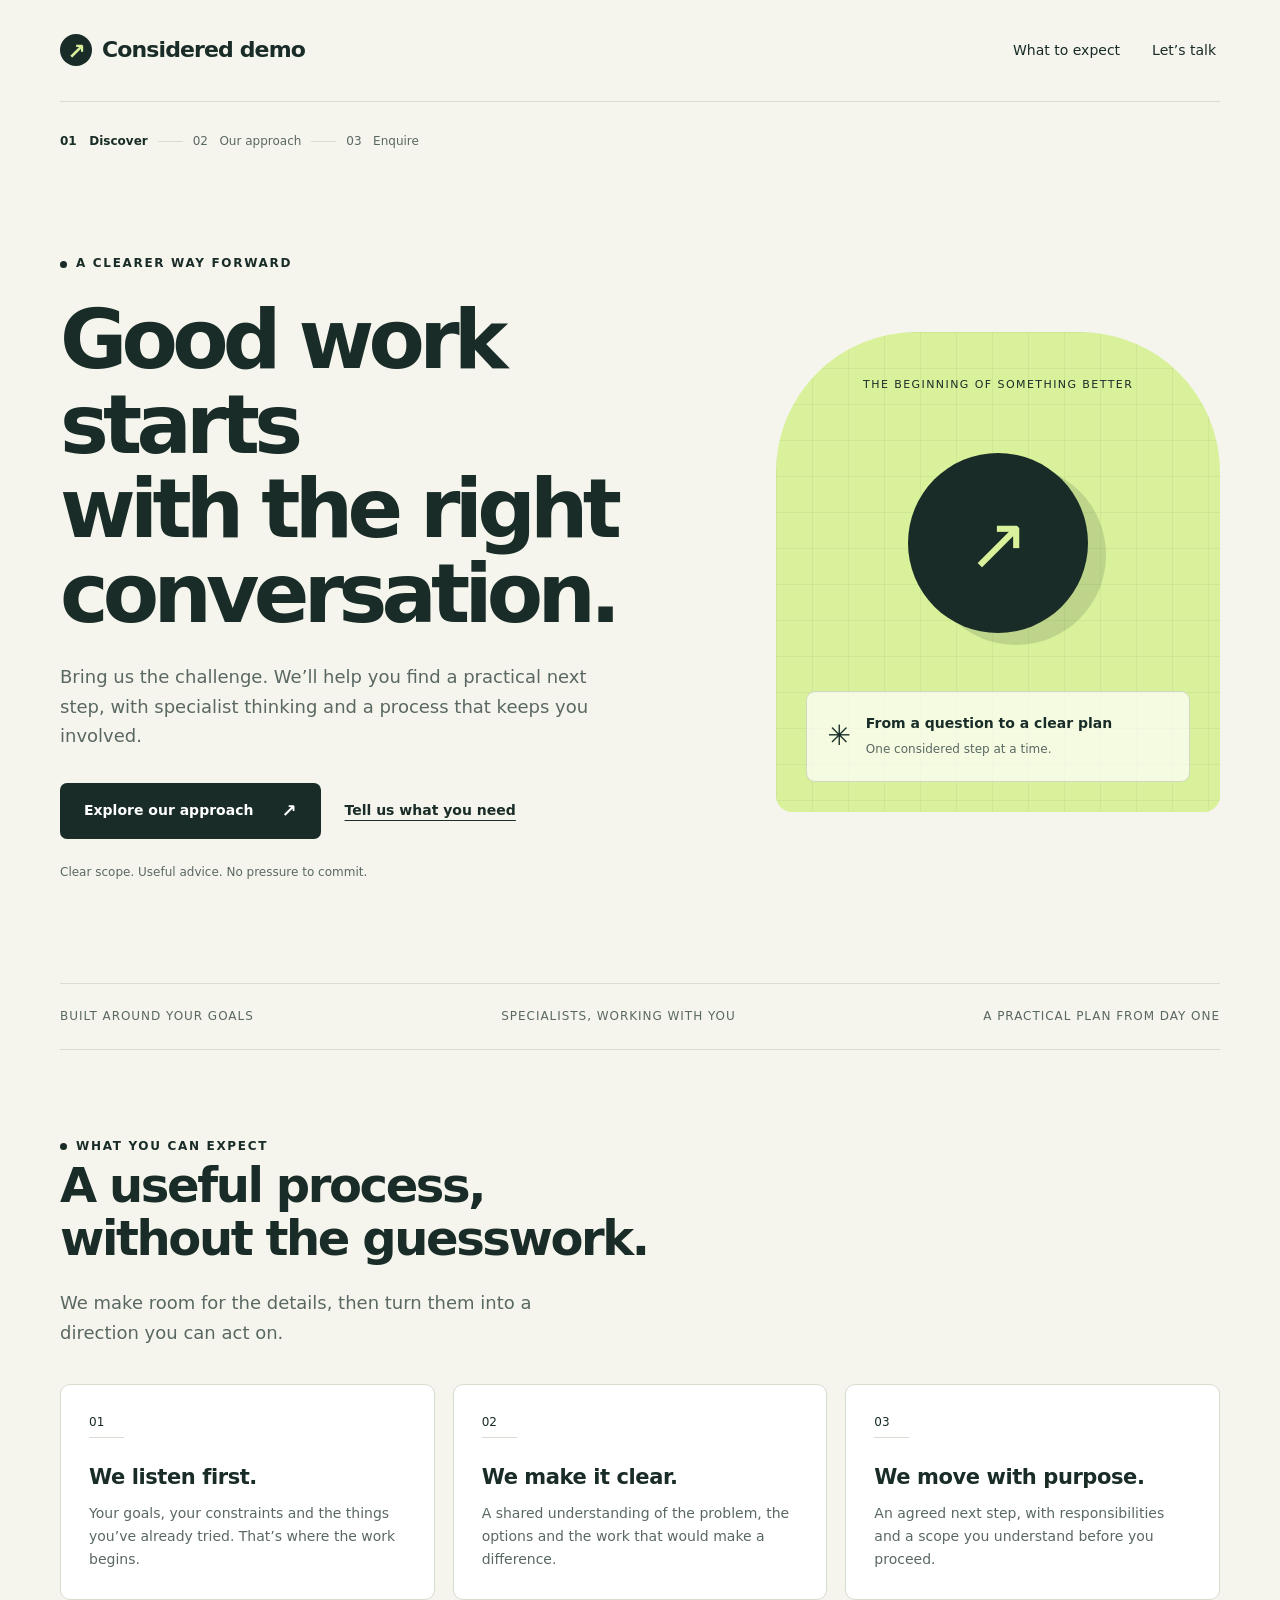
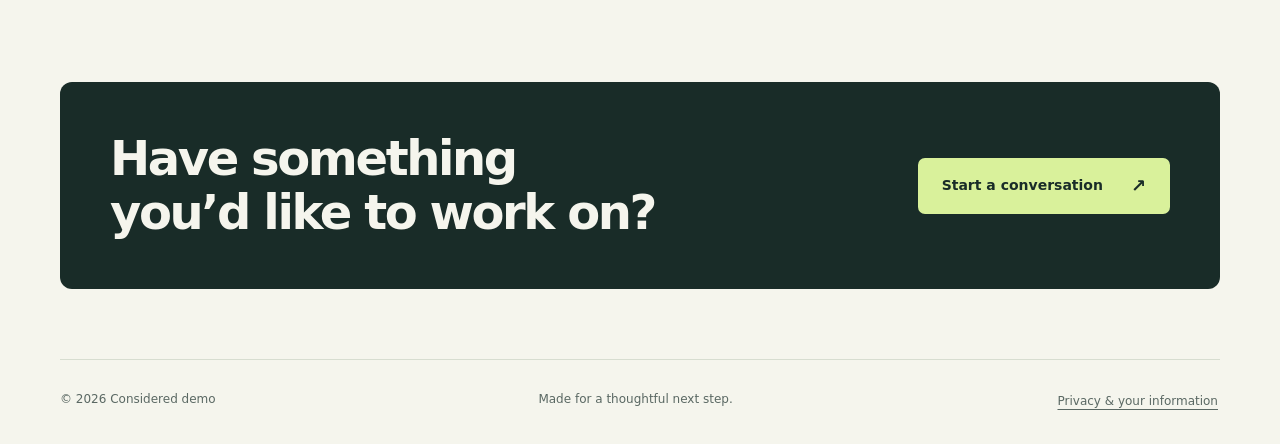
<file: index.html>
<!doctype html>
<html lang="en">
  <head>
    <meta charset="utf-8" />
    <meta name="viewport" content="width=device-width, initial-scale=1" />
    <meta name="description" content="A considered approach to your next project" />
    <title>A considered approach to your next project</title>
    <link rel="stylesheet" href="styles.css" />
    <script defer src="site-config.js"></script>
    <script defer src="site.js"></script>
    <link rel="icon" type="image/png" href="favicon.png">
  <meta name="mocky-demo-release" content="automatic-publication-verified">
</head>
  <body>
    <a class="skip" href="#main">Skip to content</a>
    <div class="wrap">
      <header class="header">
        <a href="index.html" data-next-step class="brand"
          ><span class="brand-mark" aria-hidden="true">↗</span
          ><span data-brand>Your studio</span></a
        >
        <nav class="nav" aria-label="Main navigation">
          <a href="approach.html" data-next-step>What to expect</a
          ><a href="enquiry.html" data-next-step>Let’s talk</a>
        </nav>
      </header>
      <main id="main">
        <div class="steps" aria-label="Funnel progress">
          <span aria-current="step">01 &nbsp; Discover</span><i aria-hidden="true"></i
          ><span>02 &nbsp; Our approach</span><i aria-hidden="true"></i
          ><span>03 &nbsp; Enquire</span>
        </div>
        <section class="hero">
          <div class="hero-copy">
            <span class="eyebrow">A clearer way forward</span>
            <h1>Good work starts<br />with the right<br />conversation.</h1>
            <p class="lead">
              Bring us the challenge. We’ll help you find a practical next step, with specialist
              thinking and a process that keeps you involved.
            </p>
            <div class="actions">
              <a class="button" href="approach.html" data-next-step>Explore our approach</a
              ><a class="text-link" href="enquiry.html" data-next-step>Tell us what you need</a>
            </div>
            <p class="note">Clear scope. Useful advice. No pressure to commit.</p>
          </div>
          <div class="hero-art" aria-hidden="true">
            <div class="art-grid"></div>
            <span class="art-top">The beginning of something better</span>
            <div class="orb">↗</div>
            <div class="art-bottom">
              <span>✳</span>
              <div>
                <strong>From a question to a clear plan</strong
                ><small>One considered step at a time.</small>
              </div>
            </div>
          </div>
        </section>
        <div class="strip">
          <span>Built around your goals</span><span>Specialists, working with you</span
          ><span>A practical plan from day one</span>
        </div>
        <section class="section">
          <div class="section-heading">
            <span class="eyebrow">What you can expect</span>
            <h2>A useful process,<br />without the guesswork.</h2>
            <p class="lead">
              We make room for the details, then turn them into a direction you can act on.
            </p>
          </div>
          <div class="cards">
            <article class="card">
              <span class="number">01</span>
              <h3>We listen first.</h3>
              <p>
                Your goals, your constraints and the things you’ve already tried. That’s where the
                work begins.
              </p>
            </article>
            <article class="card">
              <span class="number">02</span>
              <h3>We make it clear.</h3>
              <p>
                A shared understanding of the problem, the options and the work that would make a
                difference.
              </p>
            </article>
            <article class="card">
              <span class="number">03</span>
              <h3>We move with purpose.</h3>
              <p>
                An agreed next step, with responsibilities and a scope you understand before you
                proceed.
              </p>
            </article>
          </div>
        </section>
        <section class="cta">
          <h2>Have something<br />you’d like to work on?</h2>
          <a class="button" href="enquiry.html" data-next-step>Start a conversation</a>
        </section>
      </main>
      <footer class="footer">
        <span>© <span data-year>2026</span> <span data-brand>Your studio</span></span
        ><span>Made for a thoughtful next step.</span
        ><a href="privacy.html">Privacy &amp; your information</a>
      </footer>
    </div>
  </body>
</html>
</file>
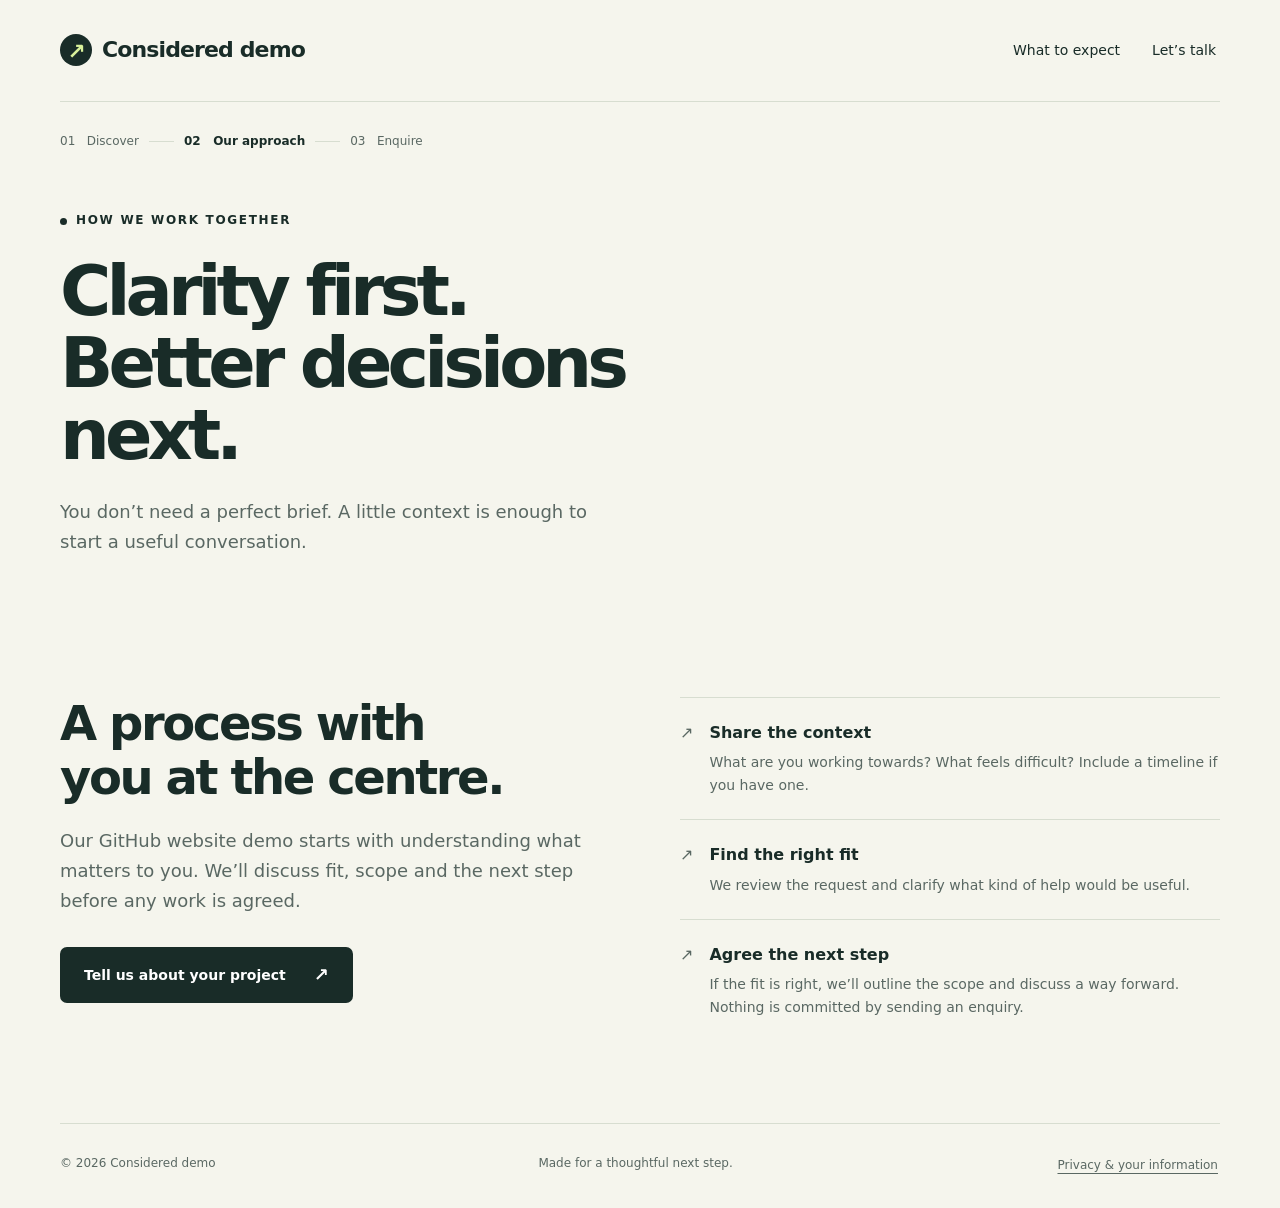
<file: approach.html>
<!doctype html>
<html lang="en">
  <head>
    <meta charset="utf-8" />
    <meta name="viewport" content="width=device-width, initial-scale=1" />
    <meta name="description" content="How we work together" />
    <title>How we work together</title>
    <link rel="stylesheet" href="styles.css" />
    <script defer src="site-config.js"></script>
    <script defer src="site.js"></script>
    <link rel="icon" type="image/png" href="favicon.png">
</head>
  <body>
    <a class="skip" href="#main">Skip to content</a>
    <div class="wrap">
      <header class="header">
        <a href="index.html" data-next-step class="brand"
          ><span class="brand-mark" aria-hidden="true">↗</span
          ><span data-brand>Your studio</span></a
        >
        <nav class="nav" aria-label="Main navigation">
          <a href="approach.html" data-next-step>What to expect</a
          ><a href="enquiry.html" data-next-step>Let’s talk</a>
        </nav>
      </header>
      <main id="main">
        <div class="steps" aria-label="Funnel progress">
          <span>01 &nbsp; Discover</span><i aria-hidden="true"></i
          ><span aria-current="step">02 &nbsp; Our approach</span><i aria-hidden="true"></i
          ><span>03 &nbsp; Enquire</span>
        </div>
        <section class="page-title">
          <span class="eyebrow">How we work together</span>
          <h1>Clarity first.<br />Better decisions next.</h1>
          <p class="lead">
            You don’t need a perfect brief. A little context is enough to start a useful
            conversation.
          </p>
        </section>
        <section class="section split">
          <div>
            <h2>A process with<br />you at the centre.</h2>
            <p class="lead">
              Our <span data-service>specialist service</span> starts with understanding what
              matters to you. We’ll discuss fit, scope and the next step before any work is agreed.
            </p>
            <div class="actions">
              <a class="button" href="enquiry.html" data-next-step>Tell us about your project</a>
            </div>
          </div>
          <ol class="checklist">
            <li>
              <div>
                <strong>Share the context</strong>
                <p>
                  What are you working towards? What feels difficult? Include a timeline if you have
                  one.
                </p>
              </div>
            </li>
            <li>
              <div>
                <strong>Find the right fit</strong>
                <p>We review the request and clarify what kind of help would be useful.</p>
              </div>
            </li>
            <li>
              <div>
                <strong>Agree the next step</strong>
                <p>
                  If the fit is right, we’ll outline the scope and discuss a way forward. Nothing is
                  committed by sending an enquiry.
                </p>
              </div>
            </li>
          </ol>
        </section>
      </main>
      <footer class="footer">
        <span>© <span data-year>2026</span> <span data-brand>Your studio</span></span
        ><span>Made for a thoughtful next step.</span
        ><a href="privacy.html">Privacy &amp; your information</a>
      </footer>
    </div>
  </body>
</html>
</file>
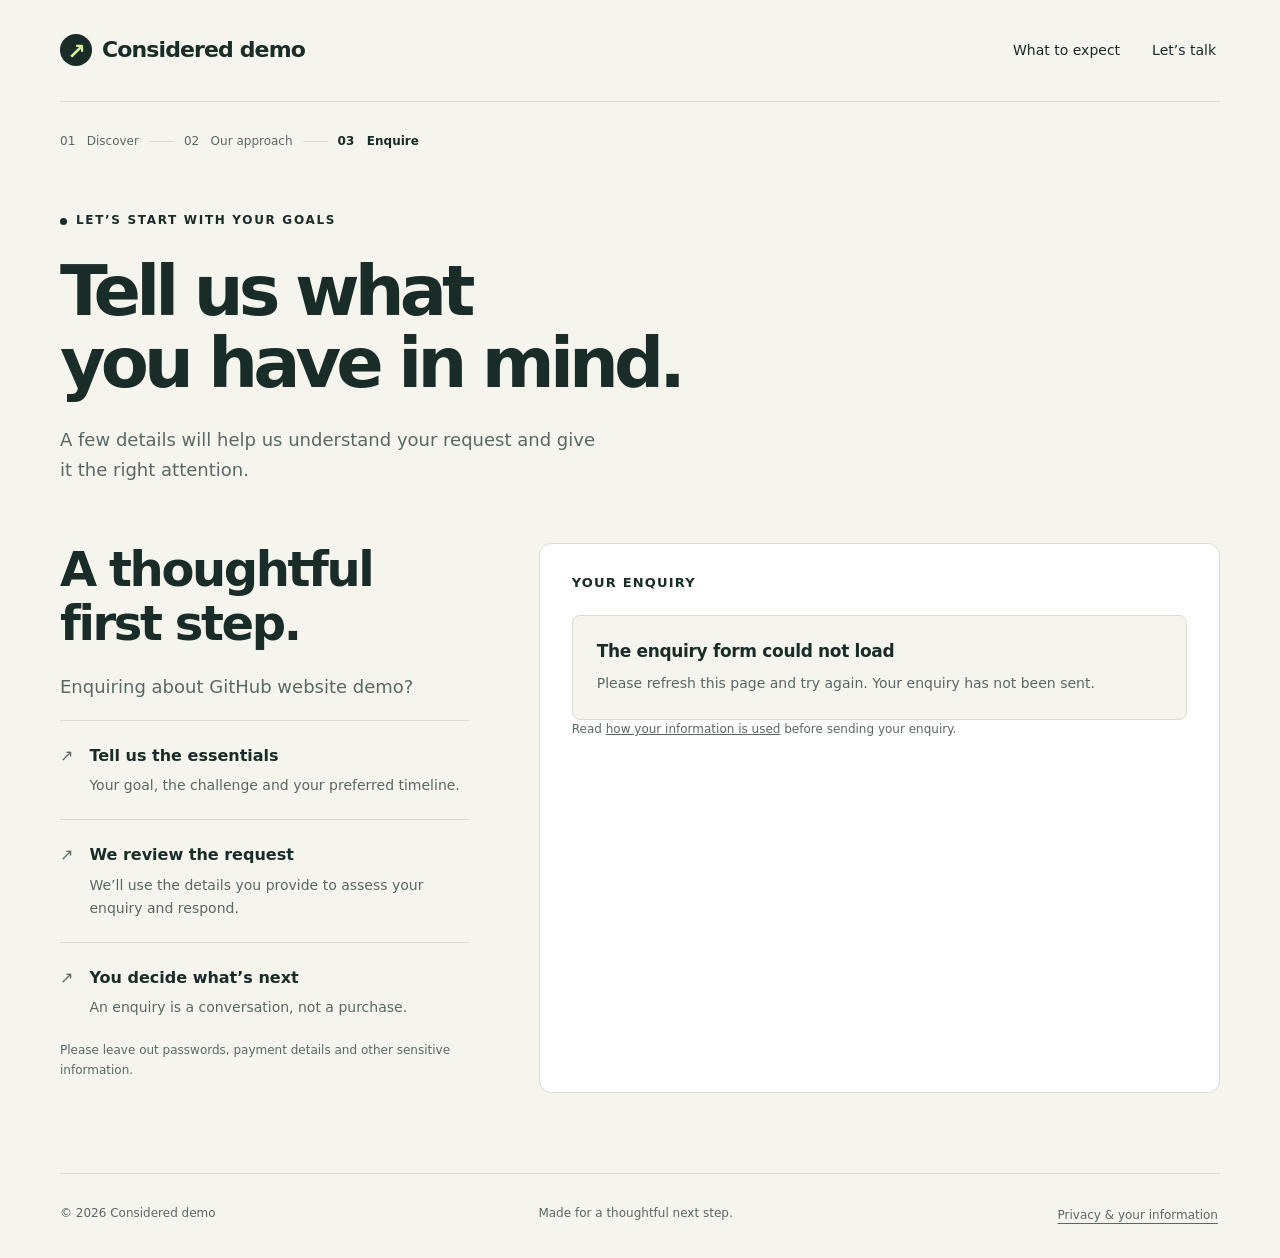
<file: enquiry.html>
<!doctype html>
<html lang="en">
  <head>
    <meta charset="utf-8" />
    <meta name="viewport" content="width=device-width, initial-scale=1" />
    <meta name="description" content="Tell us about your project" />
    <title>Tell us about your project</title>
    <link rel="stylesheet" href="styles.css" />
    <script defer src="site-config.js"></script>
    <script defer src="site.js"></script>
    <link rel="icon" type="image/png" href="favicon.png">
</head>
  <body>
    <a class="skip" href="#main">Skip to content</a>
    <div class="wrap">
      <header class="header">
        <a href="index.html" data-next-step class="brand"
          ><span class="brand-mark" aria-hidden="true">↗</span
          ><span data-brand>Your studio</span></a
        >
        <nav class="nav" aria-label="Main navigation">
          <a href="approach.html" data-next-step>What to expect</a
          ><a href="enquiry.html" data-next-step>Let’s talk</a>
        </nav>
      </header>
      <main id="main">
        <div class="steps" aria-label="Funnel progress">
          <span>01 &nbsp; Discover</span><i aria-hidden="true"></i
          ><span>02 &nbsp; Our approach</span><i aria-hidden="true"></i
          ><span aria-current="step">03 &nbsp; Enquire</span>
        </div>
        <section class="page-title">
          <span class="eyebrow">Let’s start with your goals</span>
          <h1>Tell us what<br />you have in mind.</h1>
          <p class="lead">
            A few details will help us understand your request and give it the right attention.
          </p>
        </section>
        <section class="conversion">
          <aside>
            <h2>A thoughtful<br />first step.</h2>
            <p class="lead">Enquiring about <span data-service>your specialist service</span>?</p>
            <ol class="checklist">
              <li>
                <div>
                  <strong>Tell us the essentials</strong>
                  <p>Your goal, the challenge and your preferred timeline.</p>
                </div>
              </li>
              <li>
                <div>
                  <strong>We review the request</strong>
                  <p>We’ll use the details you provide to assess your enquiry and respond.</p>
                </div>
              </li>
              <li>
                <div>
                  <strong>You decide what’s next</strong>
                  <p>An enquiry is a conversation, not a purchase.</p>
                </div>
              </li>
            </ol>
            <p class="note">
              Please leave out passwords, payment details and other sensitive information.
            </p>
          </aside>
          <div class="form-card">
            <h2 class="small-heading">Your enquiry</h2>
            <div data-crm-mount="form"></div>
            <div class="setup" data-setup role="status">
              <h3>This enquiry form is not connected yet</h3>
              <p>
                The site owner needs to connect the service-specific CRM form before enquiries can
                be sent. No information is being collected on this page.
              </p>
            </div>
            <p class="note">
              Read <a href="privacy.html">how your information is used</a> before sending your
              enquiry.
            </p>
          </div>
        </section>
      </main>
      <footer class="footer">
        <span>© <span data-year>2026</span> <span data-brand>Your studio</span></span
        ><span>Made for a thoughtful next step.</span
        ><a href="privacy.html">Privacy &amp; your information</a>
      </footer>
    </div>
  </body>
</html>
</file>
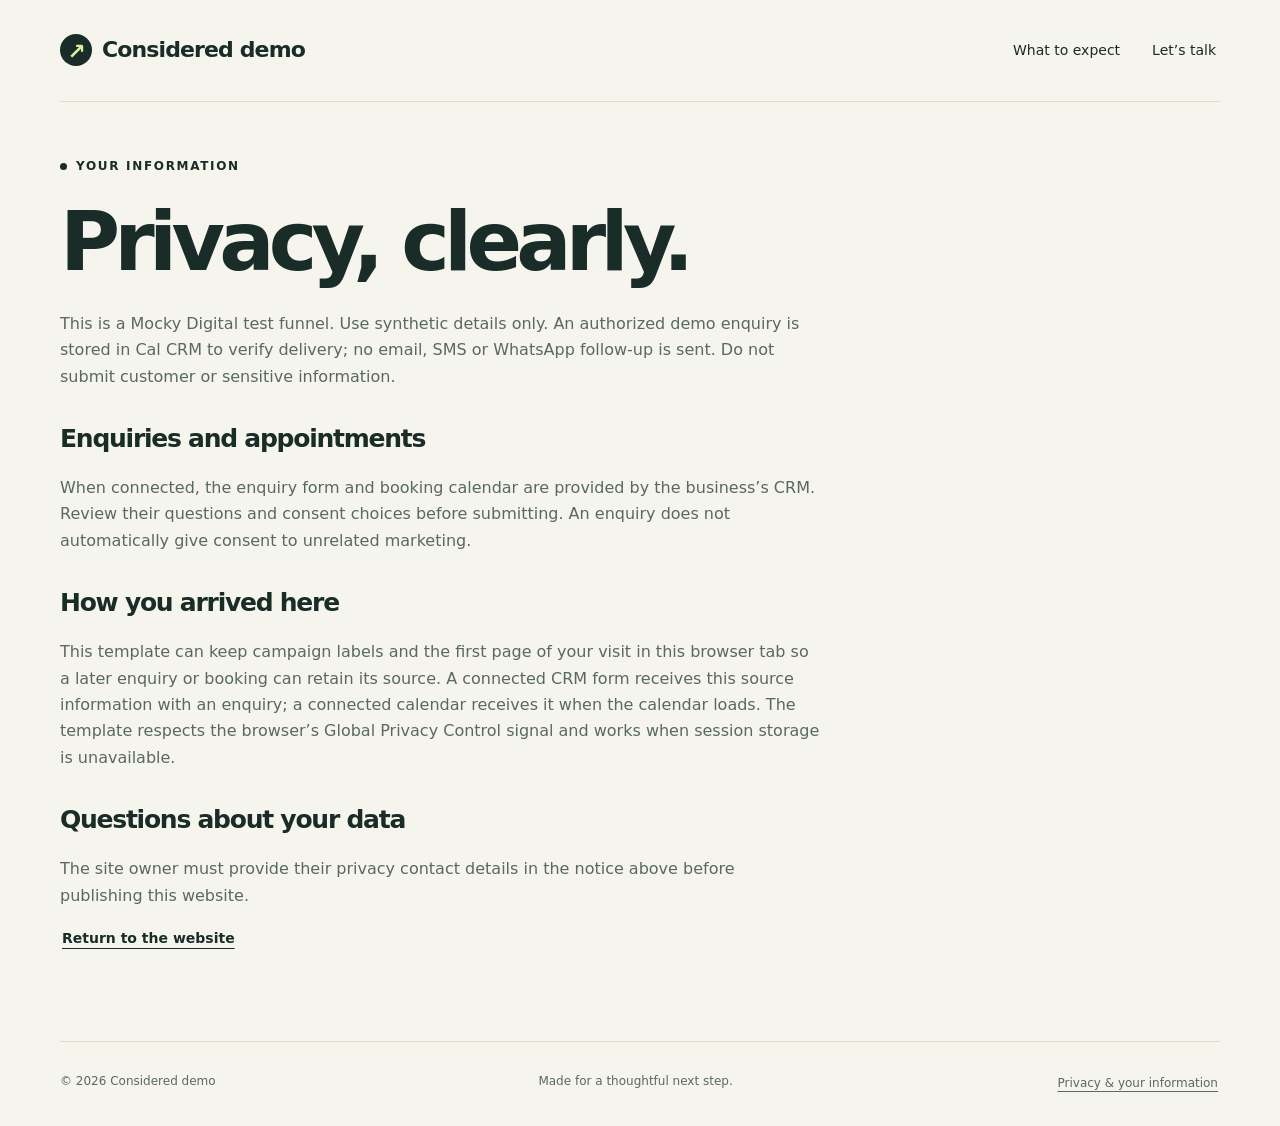
<file: privacy.html>
<!doctype html>
<html lang="en">
  <head>
    <meta charset="utf-8" />
    <meta name="viewport" content="width=device-width, initial-scale=1" />
    <meta name="description" content="Privacy and your information" />
    <title>Privacy and your information</title>
    <link rel="stylesheet" href="styles.css" />
    <script defer src="site-config.js"></script>
    <script defer src="site.js"></script>
    <link rel="icon" type="image/png" href="favicon.png">
</head>
  <body>
    <a class="skip" href="#main">Skip to content</a>
    <div class="wrap">
      <header class="header">
        <a href="index.html" data-next-step class="brand"
          ><span class="brand-mark" aria-hidden="true">↗</span
          ><span data-brand>Your studio</span></a
        >
        <nav class="nav" aria-label="Main navigation">
          <a href="approach.html" data-next-step>What to expect</a
          ><a href="enquiry.html" data-next-step>Let’s talk</a>
        </nav>
      </header>
      <main id="main">
        <article class="prose">
          <span class="eyebrow">Your information</span>
          <h1>Privacy, clearly.</h1>
          <p data-privacy-notice>
            Before publishing, replace this notice with your business’s data-use explanation,
            contact details, retention period and applicable privacy rights.
          </p>
          <h2>Enquiries and appointments</h2>
          <p>
            When connected, the enquiry form and booking calendar are provided by the business’s
            CRM. Review their questions and consent choices before submitting. An enquiry does not
            automatically give consent to unrelated marketing.
          </p>
          <h2>How you arrived here</h2>
          <p>
            This template can keep campaign labels and the first page of your visit in this browser
            tab so a later enquiry or booking can retain its source. A connected CRM form receives
            this source information with an enquiry; a connected calendar receives it when the
            calendar loads. The template respects the browser’s Global Privacy Control signal and
            works when session storage is unavailable.
          </p>
          <h2>Questions about your data</h2>
          <p>
            The site owner must provide their privacy contact details in the notice above before
            publishing this website.
          </p>
          <a class="text-link" href="index.html" data-next-step>Return to the website</a>
        </article>
      </main>
      <footer class="footer">
        <span>© <span data-year>2026</span> <span data-brand>Your studio</span></span
        ><span>Made for a thoughtful next step.</span
        ><a href="privacy.html">Privacy &amp; your information</a>
      </footer>
    </div>
  </body>
</html>
</file>
<file: styles.css>
@charset "UTF-8";
:root {
  color-scheme: light;
  --ink: #192c28;
  --muted: #5a6863;
  --paper: #f5f5ed;
  --line: #d7ddd0;
  --accent: #d9f19b;
  --white: #fff;
  font:
    16px/1.65 system-ui,
    -apple-system,
    BlinkMacSystemFont,
    "Segoe UI",
    sans-serif;
  background: var(--paper);
  color: var(--ink);
}
* {
  box-sizing: border-box;
}
body {
  margin: 0;
}
a {
  color: inherit;
}
button,
input,
select,
textarea {
  font: inherit;
}
a:focus-visible,
button:focus-visible,
input:focus-visible,
textarea:focus-visible,
select:focus-visible {
  outline: 0;
  border-color: var(--ink);
  box-shadow: none;
}
a:focus-visible {
  text-decoration: underline;
  text-decoration-thickness: 3px;
  text-underline-offset: 6px;
}
button,
input,
textarea,
select {
  border: 2px solid var(--line);
}
[hidden] {
  display: none !important;
}
.skip {
  position: fixed;
  top: -100px;
  left: 20px;
  padding: 12px 20px;
  background: var(--ink);
  color: white;
  z-index: 5;
}
.skip:focus {
  top: 12px;
}
.wrap {
  width: min(1160px, calc(100% - 48px));
  margin: auto;
}
.header {
  display: flex;
  align-items: center;
  justify-content: space-between;
  gap: 20px;
  min-height: 102px;
  border-bottom: 1px solid var(--line);
}
.brand {
  display: flex;
  align-items: center;
  gap: 10px;
  font-weight: 750;
  text-decoration: none;
  letter-spacing: -0.04em;
  font-size: 22px;
}
.brand-mark {
  width: 32px;
  height: 32px;
  border-radius: 50%;
  background: var(--ink);
  display: grid;
  place-items: center;
  color: var(--accent);
  font-size: 22px;
}
.nav {
  display: flex;
  gap: 24px;
  align-items: center;
  font-size: 14px;
}
.nav a {
  text-decoration: none;
  border: 2px solid transparent;
  padding: 6px 2px;
}
.nav a[aria-current="page"] {
  border-bottom-color: var(--ink);
}
.eyebrow {
  font-size: 12px;
  font-weight: 700;
  letter-spacing: 0.14em;
  text-transform: uppercase;
  display: inline-flex;
  align-items: center;
  gap: 9px;
}
.eyebrow::before {
  content: "";
  height: 7px;
  width: 7px;
  background: currentColor;
  border-radius: 50%;
}
h1,
h2,
h3,
p {
  margin-top: 0;
}
h1 {
  font-size: clamp(44px, 6.5vw, 82px);
  line-height: 1.03;
  font-weight: 570;
  letter-spacing: -0.07em;
  margin: 22px 0 26px;
  max-width: 760px;
}
h2 {
  font-size: clamp(30px, 4vw, 48px);
  line-height: 1.12;
  font-weight: 550;
  letter-spacing: -0.05em;
  margin-bottom: 22px;
}
h3 {
  line-height: 1.3;
  font-size: 21px;
  font-weight: 600;
  letter-spacing: -0.02em;
  margin-bottom: 10px;
}
.lead {
  font-size: 18px;
  color: var(--muted);
  max-width: 540px;
}
.hero {
  display: grid;
  grid-template-columns: 1.25fr 0.85fr;
  align-items: center;
  gap: 64px;
  padding: 82px 0 72px;
}
.hero-copy {
  padding: 16px 0;
}
.actions {
  display: flex;
  align-items: center;
  gap: 22px;
  flex-wrap: wrap;
  margin: 32px 0 24px;
}
.button {
  display: inline-flex;
  gap: 28px;
  align-items: center;
  justify-content: center;
  min-height: 52px;
  padding: 11px 22px;
  border: 2px solid var(--ink);
  text-decoration: none;
  background: var(--ink);
  color: white;
  border-radius: 7px;
  font-size: 14px;
  font-weight: 650;
}
.button::after {
  content: "↗";
  font-size: 18px;
}
.button:hover {
  background: #30483d;
}
.button:focus-visible {
  background: var(--white);
  color: var(--ink);
  border-color: var(--ink);
}
.text-link {
  font-size: 14px;
  font-weight: 600;
  text-underline-offset: 5px;
  border: 2px solid transparent;
}
.note {
  font-size: 12px;
  color: var(--muted);
}
.hero-art {
  background: var(--accent);
  border-radius: 140px 140px 16px 16px;
  min-height: 480px;
  padding: 44px 30px 30px;
  display: flex;
  flex-direction: column;
  justify-content: space-between;
  position: relative;
  overflow: hidden;
}
.art-grid {
  position: absolute;
  inset: 0;
  background-image:
    linear-gradient(#192c280d 1px, transparent 1px),
    linear-gradient(90deg, #192c280d 1px, transparent 1px);
  background-size: 36px 36px;
}
.art-top,
.art-bottom {
  position: relative;
}
.art-top {
  align-self: center;
  text-transform: uppercase;
  font-size: 11px;
  letter-spacing: 0.13em;
}
.orb {
  width: 180px;
  height: 180px;
  margin: 30px auto;
  border-radius: 50%;
  background: var(--ink);
  position: relative;
  box-shadow: 18px 12px 0 #192c2825;
  display: grid;
  place-items: center;
  color: var(--accent);
  font-size: 74px;
  font-weight: 300;
  line-height: 1;
}
.art-bottom {
  padding: 20px;
  border: 1px solid #192c282a;
  border-radius: 9px;
  background: #ffffffb3;
  display: flex;
  align-items: center;
  gap: 15px;
}
.art-bottom span:first-child {
  font-size: 28px;
}
.art-bottom strong {
  display: block;
  font-size: 14px;
}
.art-bottom small {
  color: var(--muted);
  font-size: 12px;
}
.pill {
  display: inline-flex;
  padding: 6px 12px;
  border: 1px solid var(--line);
  border-radius: 50px;
  font-size: 12px;
  color: var(--muted);
}
.strip {
  border-top: 1px solid var(--line);
  border-bottom: 1px solid var(--line);
  display: flex;
  gap: 24px;
  justify-content: space-between;
  padding: 23px 0;
  font-size: 12px;
  color: var(--muted);
  text-transform: uppercase;
  letter-spacing: 0.08em;
  flex-wrap: wrap;
}
.section {
  padding: 82px 0;
}
.section-heading {
  max-width: 650px;
}
.cards {
  display: grid;
  grid-template-columns: repeat(3, 1fr);
  gap: 18px;
  margin-top: 36px;
}
.card {
  padding: 28px;
  background: white;
  border: 1px solid var(--line);
  border-radius: 10px;
}
.number {
  display: block;
  width: 35px;
  padding-bottom: 5px;
  border-bottom: 1px solid var(--line);
  margin-bottom: 26px;
  font-size: 12px;
}
.card p {
  color: var(--muted);
  font-size: 14px;
  margin-bottom: 0;
}
.split {
  display: grid;
  grid-template-columns: 1fr 1fr;
  gap: 80px;
  align-items: start;
}
.checklist {
  list-style: none;
  padding: 0;
  margin: 0;
}
.checklist li {
  display: flex;
  gap: 16px;
  padding: 22px 0;
  border-top: 1px solid var(--line);
}
.checklist li::before {
  content: "↗";
  color: var(--muted);
}
.checklist strong {
  display: block;
  margin-bottom: 5px;
}
.checklist p {
  color: var(--muted);
  font-size: 14px;
  margin: 0;
}
.cta {
  background: var(--ink);
  color: var(--paper);
  padding: 50px;
  display: flex;
  align-items: center;
  justify-content: space-between;
  gap: 40px;
  border-radius: 12px;
  margin-bottom: 70px;
}
.cta h2 {
  max-width: 560px;
  margin-bottom: 0;
}
.cta .button {
  color: var(--ink);
  background: var(--accent);
  border-color: var(--accent);
  flex-shrink: 0;
}
.footer {
  border-top: 1px solid var(--line);
  padding: 30px 0;
  display: flex;
  justify-content: space-between;
  gap: 20px;
  font-size: 12px;
  color: var(--muted);
}
.footer a {
  border: 2px solid transparent;
  text-underline-offset: 4px;
}
.steps {
  display: flex;
  gap: 10px;
  padding: 30px 0 0;
  font-size: 12px;
  color: var(--muted);
  align-items: center;
  flex-wrap: wrap;
}
.steps span[aria-current="step"] {
  color: var(--ink);
  font-weight: 700;
}
.steps i {
  width: 25px;
  height: 1px;
  background: var(--line);
}
.page-title {
  padding: 55px 0 40px;
  max-width: 850px;
}
.page-title h1 {
  font-size: clamp(42px, 6vw, 70px);
}
.conversion {
  display: grid;
  grid-template-columns: 0.75fr 1.25fr;
  gap: 70px;
  padding-bottom: 80px;
}
.form-card {
  min-height: 400px;
  background: white;
  border: 1px solid var(--line);
  border-radius: 12px;
  padding: 32px;
}
.setup {
  padding: 24px;
  background: var(--paper);
  border: 1px solid var(--line);
  border-radius: 8px;
  margin-top: 25px;
  font-size: 14px;
}
.setup h3 {
  font-size: 17px;
}
.setup p {
  color: var(--muted);
  margin-bottom: 0;
}
.setup code {
  overflow-wrap: anywhere;
  font-size: 12px;
}
.small-heading {
  font-size: 13px;
  text-transform: uppercase;
  letter-spacing: 0.09em;
  margin-bottom: 25px;
}
.booking-frame {
  border: 0;
  width: 100%;
  min-height: 650px;
  display: block;
}
.prose {
  max-width: 760px;
  padding: 50px 0 90px;
}
.prose h2 {
  font-size: 25px;
  margin-top: 35px;
}
.prose p {
  color: var(--muted);
}
.booking-theme {
  --ink: #29243e;
  --muted: #676277;
  --paper: #f7f4ef;
  --line: #ded9e5;
  --accent: #e9d7ff;
}
.booking-theme .hero-art {
  border-radius: 16px;
  min-height: 460px;
}
.booking-theme .orb {
  border-radius: 80px 80px 14px 14px;
  width: 190px;
  height: 200px;
  font-size: 85px;
}
.booking-theme .button:hover {
  background: #48405f;
}
.agenda {
  margin-top: 25px;
  padding-left: 20px;
  color: var(--muted);
  font-size: 14px;
}
.agenda li {
  padding: 7px 0;
}
@media (max-width: 800px) {
  .hero {
    gap: 30px;
    padding: 45px 0;
  }
  .hero-art {
    min-height: 400px;
    padding: 35px 20px 20px;
  }
  .orb {
    width: 140px;
    height: 140px;
  }
  .split,
  .conversion {
    gap: 35px;
  }
  .cards {
    gap: 12px;
  }
  .card {
    padding: 20px;
  }
  .cta {
    padding: 35px;
  }
}
@media (max-width: 600px) {
  .wrap {
    width: calc(100% - 36px);
  }
  .header {
    min-height: 80px;
  }
  .brand {
    font-size: 19px;
  }
  .nav {
    gap: 10px;
    font-size: 12px;
  }
  .hero,
  .split,
  .conversion {
    grid-template-columns: 1fr;
  }
  .hero {
    gap: 30px;
    padding: 35px 0 40px;
  }
  h1 {
    font-size: 52px;
    margin-top: 18px;
  }
  .lead {
    font-size: 16px;
  }
  .hero-art,
  .booking-theme .hero-art {
    min-height: 360px;
    max-width: 460px;
    width: 100%;
    margin: auto;
  }
  .orb {
    margin: 22px auto;
  }
  .cards {
    grid-template-columns: 1fr;
    margin-top: 25px;
  }
  .number {
    margin-bottom: 18px;
  }
  .section {
    padding: 50px 0;
  }
  .cta {
    flex-direction: column;
    align-items: flex-start;
    padding: 28px;
    margin-bottom: 45px;
    gap: 25px;
  }
  .cta h2 {
    font-size: 35px;
  }
  .strip {
    gap: 13px;
    font-size: 10px;
  }
  .footer {
    align-items: flex-start;
    flex-direction: column;
    gap: 10px;
  }
  .page-title {
    padding-top: 32px;
  }
  .page-title h1 {
    font-size: 46px;
  }
  .conversion {
    gap: 30px;
    padding-bottom: 45px;
  }
  .form-card {
    padding: 22px;
  }
  .booking-frame {
    min-height: 700px;
  }
}
@media (forced-colors: active) {
  a:focus-visible,
  button:focus-visible,
  input:focus-visible,
  select:focus-visible,
  textarea:focus-visible {
    outline: 0;
    border-color: Highlight;
  }
  a:focus-visible {
    border-color: transparent;
    text-decoration-color: Highlight;
  }
  .brand-mark,
  .orb {
    border: 1px solid CanvasText;
  }
}
@media (prefers-reduced-motion: no-preference) {
  .button {
    transition: background 0.15s;
  }
}

/* The CRM owns validation and delivery; this website owns the form's presentation. */
[data-crm-mount="form"] {
  --crm-form-font-family: inherit;
  --crm-form-surface: transparent;
  --crm-form-text: var(--ink);
  --crm-form-muted: var(--muted);
  --crm-form-field-border: #728176;
  --crm-form-field-radius: 8px;
  --crm-form-accent: var(--ink);
  --crm-form-accent-text: #ffffff;
  --crm-form-accent-hover: #30463f;
  --crm-form-focus: var(--ink);
  --crm-form-padding: 0px;
  --crm-form-border-width: 0px;
  --crm-form-max-width: none;
  --crm-form-button-width: 100%;
}
[data-crm-mount="form"] [data-crm-form-root]::part(submit) {
  letter-spacing: 0.04em;
}
</file>
